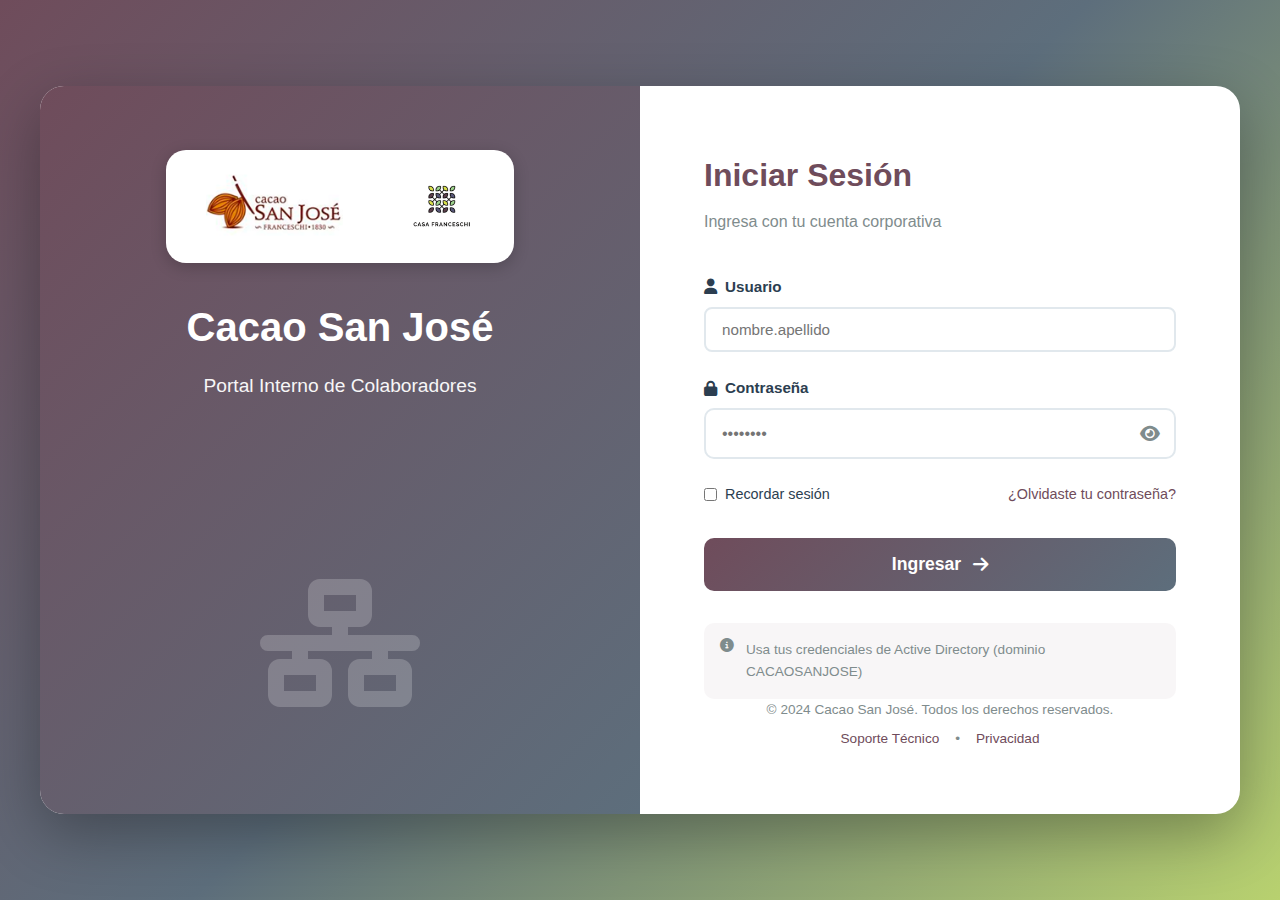
<file: index.html>
<!DOCTYPE html>
<html lang="es">
<head>
    <meta charset="UTF-8">
    <meta name="viewport" content="width=device-width, initial-scale=1.0">
    <title>Intranet - Cacao San José</title>
    <link rel="stylesheet" href="css/styles.css">
    <link rel="stylesheet" href="css/colors-corporativos.css">
    <link rel="stylesheet" href="https://cdnjs.cloudflare.com/ajax/libs/font-awesome/6.4.0/css/all.min.css">
</head>
<body>
    <!-- Header -->
    <header class="header">
        <div class="header-content">
            <div class="logo-section">
                <img src="images/Logo_Cacao.png" alt="Cacao San José" class="logo-primary">
                <div class="logo-divider"></div>
                <img src="images/Casa_franceschi.png" alt="Casa Franceschi" class="logo-primary">
            </div>
            
            <div class="search-bar">
                <i class="fas fa-search"></i>
                <input type="text" id="searchInput" placeholder="Buscar aplicaciones...">
            </div>
            
            <div class="user-section">
                <div class="user-info">
                    <span class="user-name">Ravit Maalik</span>
                    <span class="user-role">Administrator</span>
                </div>
                <div class="user-avatar">
                    <i class="fas fa-user"></i>
                </div>
                <button class="logout-btn" onclick="logout()">
                    <i class="fas fa-sign-out-alt"></i>
                </button>
            </div>
        </div>
    </header>

    <!-- Main Content -->
    <main class="main-content">
        <div class="container">
            <!-- Welcome Section -->
            <section class="welcome-section">
                <h2>Bienvenido, Ravit</h2>
                <p>Accede rápidamente a tus aplicaciones y recursos</p>
            </section>

            <!-- Quick Access -->
            <section class="quick-access">
                <h3><i class="fas fa-star"></i> Accesos Rápidos</h3>
                <div class="options-grid quick">
                    <div class="option-card featured" onclick="openApp('https://therefore.cacaosanjose.com')">
                        <div class="card-icon" style="background: linear-gradient(135deg, #667eea 0%, #764ba2 100%);">
                            <i class="fas fa-folder-open"></i>
                        </div>
                        <div class="card-content">
                            <h4>Therefore Web</h4>
                            <p>Sistema de gestión documental</p>
                        </div>
                        <div class="card-arrow">
                            <i class="fas fa-arrow-right"></i>
                        </div>
                    </div>
                </div>
            </section>

            <!-- Sistema Category -->
            <section class="category-section">
                <div class="category-header">
                    <div class="category-title">
                        <i class="fas fa-cog"></i>
                        <h3>Sistema</h3>
                    </div>
                    <span class="category-count">4 aplicaciones</span>
                </div>
                <div class="options-grid" id="sistemaGrid">
                    <div class="option-card" onclick="openApp('https://therefore.cacaosanjose.com')">
                        <div class="card-icon" style="background: linear-gradient(135deg, #667eea 0%, #764ba2 100%);">
                            <i class="fas fa-folder-open"></i>
                        </div>
                        <div class="card-content">
                            <h4>Therefore Web</h4>
                            <p>Gestión documental empresarial</p>
                        </div>
                        <div class="card-arrow">
                            <i class="fas fa-external-link-alt"></i>
                        </div>
                    </div>

                    <div class="option-card" onclick="openApp('#')">
                        <div class="card-icon" style="background: linear-gradient(135deg, #f093fb 0%, #f5576c 100%);">
                            <i class="fas fa-envelope"></i>
                        </div>
                        <div class="card-content">
                            <h4>Correo Corporativo</h4>
                            <p>Outlook Web Access</p>
                        </div>
                        <div class="card-arrow">
                            <i class="fas fa-external-link-alt"></i>
                        </div>
                    </div>

                    <div class="option-card" onclick="openApp('#')">
                        <div class="card-icon" style="background: linear-gradient(135deg, #4facfe 0%, #00f2fe 100%);">
                            <i class="fas fa-calendar-alt"></i>
                        </div>
                        <div class="card-content">
                            <h4>Calendario</h4>
                            <p>Gestión de eventos y reuniones</p>
                        </div>
                        <div class="card-arrow">
                            <i class="fas fa-external-link-alt"></i>
                        </div>
                    </div>

                    <div class="option-card" onclick="openApp('#')">
                        <div class="card-icon" style="background: linear-gradient(135deg, #43e97b 0%, #38f9d7 100%);">
                            <i class="fas fa-tasks"></i>
                        </div>
                        <div class="card-content">
                            <h4>Portal de Tareas</h4>
                            <p>Seguimiento de proyectos</p>
                        </div>
                        <div class="card-arrow">
                            <i class="fas fa-external-link-alt"></i>
                        </div>
                    </div>
                </div>
            </section>

            <!-- Reportes Category -->
            <section class="category-section">
                <div class="category-header">
                    <div class="category-title">
                        <i class="fas fa-chart-bar"></i>
                        <h3>Reportes y Análisis</h3>
                    </div>
                    <span class="category-count">3 aplicaciones</span>
                </div>
                <div class="options-grid">
                    <div class="option-card" onclick="openApp('#')">
                        <div class="card-icon" style="background: linear-gradient(135deg, #fa709a 0%, #fee140 100%);">
                            <i class="fas fa-chart-line"></i>
                        </div>
                        <div class="card-content">
                            <h4>Dashboard Ejecutivo</h4>
                            <p>Indicadores clave de desempeño</p>
                        </div>
                        <div class="card-arrow">
                            <i class="fas fa-external-link-alt"></i>
                        </div>
                    </div>

                    <div class="option-card" onclick="openApp('#')">
                        <div class="card-icon" style="background: linear-gradient(135deg, #30cfd0 0%, #330867 100%);">
                            <i class="fas fa-file-invoice-dollar"></i>
                        </div>
                        <div class="card-content">
                            <h4>Reportes Financieros</h4>
                            <p>Estados financieros y análisis</p>
                        </div>
                        <div class="card-arrow">
                            <i class="fas fa-external-link-alt"></i>
                        </div>
                    </div>

                    <div class="option-card" onclick="openApp('#')">
                        <div class="card-icon" style="background: linear-gradient(135deg, #a8edea 0%, #fed6e3 100%);">
                            <i class="fas fa-chart-pie"></i>
                        </div>
                        <div class="card-content">
                            <h4>Business Intelligence</h4>
                            <p>Análisis y visualización de datos</p>
                        </div>
                        <div class="card-arrow">
                            <i class="fas fa-external-link-alt"></i>
                        </div>
                    </div>
                </div>
            </section>

            <!-- Recursos Category -->
            <section class="category-section">
                <div class="category-header">
                    <div class="category-title">
                        <i class="fas fa-users"></i>
                        <h3>Recursos Humanos</h3>
                    </div>
                    <span class="category-count">3 aplicaciones</span>
                </div>
                <div class="options-grid">
                    <div class="option-card" onclick="openApp('#')">
                        <div class="card-icon" style="background: linear-gradient(135deg, #ffecd2 0%, #fcb69f 100%);">
                            <i class="fas fa-user-tie"></i>
                        </div>
                        <div class="card-content">
                            <h4>Portal de Empleados</h4>
                            <p>Información personal y recibos</p>
                        </div>
                        <div class="card-arrow">
                            <i class="fas fa-external-link-alt"></i>
                        </div>
                    </div>

                    <div class="option-card" onclick="openApp('#')">
                        <div class="card-icon" style="background: linear-gradient(135deg, #ff9a9e 0%, #fecfef 100%);">
                            <i class="fas fa-umbrella-beach"></i>
                        </div>
                        <div class="card-content">
                            <h4>Solicitud de Vacaciones</h4>
                            <p>Gestión de ausencias y permisos</p>
                        </div>
                        <div class="card-arrow">
                            <i class="fas fa-external-link-alt"></i>
                        </div>
                    </div>

                    <div class="option-card" onclick="openApp('#')">
                        <div class="card-icon" style="background: linear-gradient(135deg, #a1c4fd 0%, #c2e9fb 100%);">
                            <i class="fas fa-graduation-cap"></i>
                        </div>
                        <div class="card-content">
                            <h4>Capacitación</h4>
                            <p>Cursos y material de formación</p>
                        </div>
                        <div class="card-arrow">
                            <i class="fas fa-external-link-alt"></i>
                        </div>
                    </div>
                </div>
            </section>

        </div>
    </main>

    <!-- Admin FAB Button -->
    <button class="fab-admin" onclick="window.location.href='admin.html'" title="Panel de Administración">
        <i class="fas fa-cog"></i>
    </button>

    <!-- Footer -->
    <footer class="footer">
        <p>&copy; 2024 Cacao San José - Todos los derechos reservados</p>
    </footer>

    <script src="js/app.js"></script>
</body>
</html>
</file>
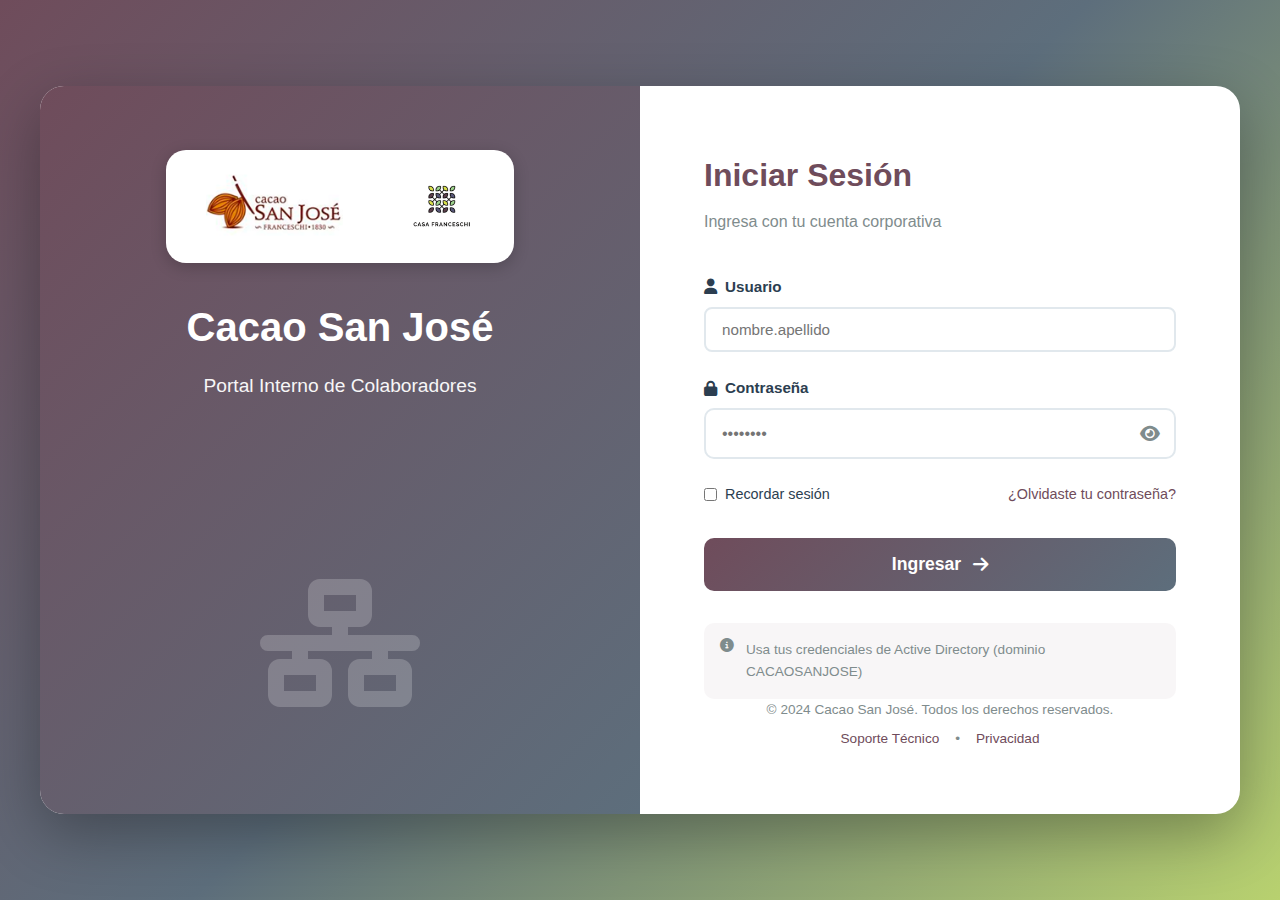
<file: admin.html>
<!DOCTYPE html>
<html lang="es">
<head>
    <meta charset="UTF-8">
    <meta name="viewport" content="width=device-width, initial-scale=1.0">
    <title>Administración - Cacao San José</title>
    <link rel="stylesheet" href="css/styles.css">
    <link rel="stylesheet" href="css/colors-corporativos.css">
    <link rel="stylesheet" href="https://cdnjs.cloudflare.com/ajax/libs/font-awesome/6.4.0/css/all.min.css">
</head>
<body>
    <!-- Header -->
    <header class="header">
        <div class="header-content">
            <div class="logo-section">
                <img src="images/Logo_Cacao.png" alt="Cacao San José" class="logo-primary">
                <div class="logo-divider"></div>
                <img src="images/Casa_franceschi.png" alt="Casa Franceschi" class="logo-primary">
                <h1>Admin</h1>
            </div>
            
            <div class="user-section">
                <button class="btn-back" onclick="window.location.href='index.html'">
                    <i class="fas fa-arrow-left"></i>
                    Volver al Dashboard
                </button>
                <button class="logout-btn" onclick="logout()">
                    <i class="fas fa-sign-out-alt"></i>
                </button>
            </div>
        </div>
    </header>

    <!-- Admin Content -->
    <main class="main-content admin-content">
        <div class="container">
            <div class="admin-header">
                <h2><i class="fas fa-tools"></i> Panel de Administración</h2>
                <p>Gestiona opciones, permisos y configuración del sistema</p>
            </div>

            <!-- Admin Tabs -->
            <div class="admin-tabs">
                <button class="tab-btn active" onclick="showTab('options')">
                    <i class="fas fa-th"></i>
                    Opciones
                </button>
                <button class="tab-btn" onclick="showTab('groups')">
                    <i class="fas fa-users-cog"></i>
                    Grupos y Permisos
                </button>
                <button class="tab-btn" onclick="showTab('categories')">
                    <i class="fas fa-folder"></i>
                    Categorías
                </button>
                <button class="tab-btn" onclick="showTab('audit')">
                    <i class="fas fa-history"></i>
                    Auditoría
                </button>
            </div>

            <!-- Tab Content: Options -->
            <div id="options-tab" class="tab-content active">
                <div class="admin-toolbar">
                    <h3>Gestión de Opciones</h3>
                    <button class="btn-primary" onclick="openModal('newOption')">
                        <i class="fas fa-plus"></i>
                        Nueva Opción
                    </button>
                </div>

                <div class="admin-table-container">
                    <table class="admin-table">
                        <thead>
                            <tr>
                                <th>Orden</th>
                                <th>Título</th>
                                <th>Categoría</th>
                                <th>URL</th>
                                <th>Estado</th>
                                <th>Acciones</th>
                            </tr>
                        </thead>
                        <tbody>
                            <tr>
                                <td><span class="order-badge">1</span></td>
                                <td>
                                    <div class="table-cell-with-icon">
                                        <div class="mini-icon" style="background: linear-gradient(135deg, #667eea 0%, #764ba2 100%);">
                                            <i class="fas fa-folder-open"></i>
                                        </div>
                                        <strong>Therefore Web</strong>
                                    </div>
                                </td>
                                <td><span class="badge badge-sistema">Sistema</span></td>
                                <td class="table-url">https://therefore.cacaosanjose.com</td>
                                <td><span class="status-badge active">Activo</span></td>
                                <td>
                                    <div class="action-buttons">
                                        <button class="btn-icon" title="Editar"><i class="fas fa-edit"></i></button>
                                        <button class="btn-icon" title="Permisos"><i class="fas fa-lock"></i></button>
                                        <button class="btn-icon danger" title="Eliminar"><i class="fas fa-trash"></i></button>
                                    </div>
                                </td>
                            </tr>
                            <tr>
                                <td><span class="order-badge">2</span></td>
                                <td>
                                    <div class="table-cell-with-icon">
                                        <div class="mini-icon" style="background: linear-gradient(135deg, #f093fb 0%, #f5576c 100%);">
                                            <i class="fas fa-envelope"></i>
                                        </div>
                                        <strong>Correo Corporativo</strong>
                                    </div>
                                </td>
                                <td><span class="badge badge-sistema">Sistema</span></td>
                                <td class="table-url">https://mail.cacaosanjose.com</td>
                                <td><span class="status-badge active">Activo</span></td>
                                <td>
                                    <div class="action-buttons">
                                        <button class="btn-icon" title="Editar"><i class="fas fa-edit"></i></button>
                                        <button class="btn-icon" title="Permisos"><i class="fas fa-lock"></i></button>
                                        <button class="btn-icon danger" title="Eliminar"><i class="fas fa-trash"></i></button>
                                    </div>
                                </td>
                            </tr>
                            <tr>
                                <td><span class="order-badge">3</span></td>
                                <td>
                                    <div class="table-cell-with-icon">
                                        <div class="mini-icon" style="background: linear-gradient(135deg, #fa709a 0%, #fee140 100%);">
                                            <i class="fas fa-chart-line"></i>
                                        </div>
                                        <strong>Dashboard Ejecutivo</strong>
                                    </div>
                                </td>
                                <td><span class="badge badge-reportes">Reportes</span></td>
                                <td class="table-url">https://dashboard.cacaosanjose.com</td>
                                <td><span class="status-badge inactive">Inactivo</span></td>
                                <td>
                                    <div class="action-buttons">
                                        <button class="btn-icon" title="Editar"><i class="fas fa-edit"></i></button>
                                        <button class="btn-icon" title="Permisos"><i class="fas fa-lock"></i></button>
                                        <button class="btn-icon danger" title="Eliminar"><i class="fas fa-trash"></i></button>
                                    </div>
                                </td>
                            </tr>
                        </tbody>
                    </table>
                </div>
            </div>

            <!-- Tab Content: Groups -->
            <div id="groups-tab" class="tab-content">
                <div class="admin-toolbar">
                    <h3>Grupos y Permisos</h3>
                    <button class="btn-primary" onclick="syncGroups()">
                        <i class="fas fa-sync"></i>
                        Sincronizar desde AD
                    </button>
                </div>

                <div class="groups-grid">
                    <div class="group-card">
                        <div class="group-header">
                            <div class="group-icon">
                                <i class="fas fa-user-shield"></i>
                            </div>
                            <div class="group-info">
                                <h4>Administradores</h4>
                                <p class="group-ad-name">AD_ADMINS</p>
                            </div>
                        </div>
                        <div class="group-stats">
                            <div class="stat">
                                <span class="stat-label">Usuarios</span>
                                <span class="stat-value">5</span>
                            </div>
                            <div class="stat">
                                <span class="stat-label">Permisos</span>
                                <span class="stat-value">Todo</span>
                            </div>
                        </div>
                        <button class="btn-secondary" onclick="configureGroupPermissions(1, 'Administradores')">
                            <i class="fas fa-cog"></i>
                            Configurar Permisos
                        </button>
                    </div>

                    <div class="group-card">
                        <div class="group-header">
                            <div class="group-icon">
                                <i class="fas fa-users"></i>
                            </div>
                            <div class="group-info">
                                <h4>Usuarios Therefore</h4>
                                <p class="group-ad-name">AD_THEREFORE_USERS</p>
                            </div>
                        </div>
                        <div class="group-stats">
                            <div class="stat">
                                <span class="stat-label">Usuarios</span>
                                <span class="stat-value">45</span>
                            </div>
                            <div class="stat">
                                <span class="stat-label">Permisos</span>
                                <span class="stat-value">8 opciones</span>
                            </div>
                        </div>
                        <button class="btn-secondary" onclick="configureGroupPermissions(2, 'Usuarios Therefore')">
                            <i class="fas fa-cog"></i>
                            Configurar Permisos
                        </button>
                    </div>

                    <div class="group-card">
                        <div class="group-header">
                            <div class="group-icon">
                                <i class="fas fa-briefcase"></i>
                            </div>
                            <div class="group-info">
                                <h4>Recursos Humanos</h4>
                                <p class="group-ad-name">AD_RRHH</p>
                            </div>
                        </div>
                        <div class="group-stats">
                            <div class="stat">
                                <span class="stat-label">Usuarios</span>
                                <span class="stat-value">12</span>
                            </div>
                            <div class="stat">
                                <span class="stat-label">Permisos</span>
                                <span class="stat-value">6 opciones</span>
                            </div>
                        </div>
                        <button class="btn-secondary" onclick="configureGroupPermissions(3, 'Recursos Humanos')">
                            <i class="fas fa-cog"></i>
                            Configurar Permisos
                        </button>
                    </div>
                </div>
            </div>

            <!-- Tab Content: Categories -->
            <div id="categories-tab" class="tab-content">
                <div class="admin-toolbar">
                    <h3>Gestión de Categorías</h3>
                    <button class="btn-primary" onclick="openModal('newCategory')">
                        <i class="fas fa-plus"></i>
                        Nueva Categoría
                    </button>
                </div>

                <div class="categories-list">
                    <div class="category-item">
                        <div class="category-drag">
                            <i class="fas fa-grip-vertical"></i>
                        </div>
                        <div class="category-icon-preview" style="background: #2C3E50;">
                            <i class="fas fa-cog"></i>
                        </div>
                        <div class="category-details">
                            <h4>Sistema</h4>
                            <p>Aplicaciones principales del sistema</p>
                        </div>
                        <div class="category-count">
                            <span>4 opciones</span>
                        </div>
                        <div class="action-buttons">
                            <button class="btn-icon"><i class="fas fa-edit"></i></button>
                            <button class="btn-icon danger"><i class="fas fa-trash"></i></button>
                        </div>
                    </div>

                    <div class="category-item">
                        <div class="category-drag">
                            <i class="fas fa-grip-vertical"></i>
                        </div>
                        <div class="category-icon-preview" style="background: #3498DB;">
                            <i class="fas fa-chart-bar"></i>
                        </div>
                        <div class="category-details">
                            <h4>Reportes y Análisis</h4>
                            <p>Reportes y análisis de información</p>
                        </div>
                        <div class="category-count">
                            <span>3 opciones</span>
                        </div>
                        <div class="action-buttons">
                            <button class="btn-icon"><i class="fas fa-edit"></i></button>
                            <button class="btn-icon danger"><i class="fas fa-trash"></i></button>
                        </div>
                    </div>

                    <div class="category-item">
                        <div class="category-drag">
                            <i class="fas fa-grip-vertical"></i>
                        </div>
                        <div class="category-icon-preview" style="background: #27AE60;">
                            <i class="fas fa-users"></i>
                        </div>
                        <div class="category-details">
                            <h4>Recursos Humanos</h4>
                            <p>Portal de empleados y RRHH</p>
                        </div>
                        <div class="category-count">
                            <span>3 opciones</span>
                        </div>
                        <div class="action-buttons">
                            <button class="btn-icon"><i class="fas fa-edit"></i></button>
                            <button class="btn-icon danger"><i class="fas fa-trash"></i></button>
                        </div>
                    </div>
                </div>
            </div>

            <!-- Tab Content: Audit -->
            <div id="audit-tab" class="tab-content">
                <div class="admin-toolbar">
                    <h3>Registro de Auditoría</h3>
                    <div class="toolbar-filters">
                        <input type="date" class="filter-input">
                        <select class="filter-select">
                            <option>Todas las acciones</option>
                            <option>Accesos</option>
                            <option>Modificaciones</option>
                        </select>
                    </div>
                </div>

                <div class="audit-timeline">
                    <div class="audit-item">
                        <div class="audit-time">10:32 AM</div>
                        <div class="audit-icon success">
                            <i class="fas fa-check"></i>
                        </div>
                        <div class="audit-details">
                            <h4>Acceso a Therefore Web</h4>
                            <p>Usuario: ravit maalik • IP: 192.168.1.105</p>
                        </div>
                    </div>

                    <div class="audit-item">
                        <div class="audit-time">09:45 AM</div>
                        <div class="audit-icon info">
                            <i class="fas fa-edit"></i>
                        </div>
                        <div class="audit-details">
                            <h4>Opción modificada</h4>
                            <p>Admin modificó "Dashboard Ejecutivo" • Estado: Inactivo</p>
                        </div>
                    </div>

                    <div class="audit-item">
                        <div class="audit-time">09:20 AM</div>
                        <div class="audit-icon success">
                            <i class="fas fa-check"></i>
                        </div>
                        <div class="audit-details">
                            <h4>Inicio de sesión exitoso</h4>
                            <p>Usuario: maria.lopez • IP: 192.168.1.110</p>
                        </div>
                    </div>

                    <div class="audit-item">
                        <div class="audit-time">08:55 AM</div>
                        <div class="audit-icon warning">
                            <i class="fas fa-exclamation"></i>
                        </div>
                        <div class="audit-details">
                            <h4>Intento de acceso denegado</h4>
                            <p>Usuario: carlos.ramos intentó acceder a "Reportes Financieros"</p>
                        </div>
                    </div>
                </div>
            </div>

        </div>
    </main>

    <!-- Modales -->
    
    <!-- Modal: Nueva/Editar Opción -->
    <div id="modalOption" class="modal">
        <div class="modal-overlay" onclick="closeModal('modalOption')"></div>
        <div class="modal-content modal-large">
            <div class="modal-header">
                <h3 id="modalOptionTitle">Nueva Opción</h3>
                <button class="modal-close" onclick="closeModal('modalOption')">
                    <i class="fas fa-times"></i>
                </button>
            </div>
            <div class="modal-body">
                <form id="formOption" onsubmit="handleSaveOption(event)">
                    <input type="hidden" id="optionId" value="">
                    
                    <div class="form-row">
                        <div class="form-group">
                            <label for="optionTitle">
                                <i class="fas fa-heading"></i>
                                Título *
                            </label>
                            <input type="text" id="optionTitle" required placeholder="Ej: Therefore Web">
                        </div>
                        
                        <div class="form-group">
                            <label for="optionCategory">
                                <i class="fas fa-folder"></i>
                                Categoría
                            </label>
                            <select id="optionCategory">
                                <option value="">Sin categoría</option>
                                <option value="1">Sistema</option>
                                <option value="2">Reportes y Análisis</option>
                                <option value="3">Recursos Humanos</option>
                            </select>
                        </div>
                    </div>
                    
                    <div class="form-group">
                        <label for="optionDescription">
                            <i class="fas fa-align-left"></i>
                            Descripción
                        </label>
                        <textarea id="optionDescription" rows="3" placeholder="Descripción breve de la aplicación"></textarea>
                    </div>
                    
                    <div class="form-group">
                        <label for="optionUrl">
                            <i class="fas fa-link"></i>
                            URL de Destino *
                        </label>
                        <input type="url" id="optionUrl" required placeholder="https://ejemplo.com">
                    </div>
                    
                    <div class="form-row">
                        <div class="form-group">
                            <label for="optionIcon">
                                <i class="fas fa-icons"></i>
                                Icono (Font Awesome)
                            </label>
                            <input type="text" id="optionIcon" placeholder="fas fa-folder-open">
                            <small class="form-help">
                                <a href="https://fontawesome.com/icons" target="_blank">Ver iconos disponibles</a>
                            </small>
                        </div>
                        
                        <div class="form-group">
                            <label for="optionColor">
                                <i class="fas fa-palette"></i>
                                Color de Fondo
                            </label>
                            <div class="color-picker-group">
                                <input type="color" id="optionColor" value="#667eea">
                                <input type="text" id="optionColorText" value="#667eea" class="color-text">
                            </div>
                        </div>
                    </div>
                    
                    <div class="form-group">
                        <label for="optionImage">
                            <i class="fas fa-image"></i>
                            Imagen Personalizada (opcional)
                        </label>
                        <input type="text" id="optionImage" placeholder="/images/app-icon.png">
                        <small class="form-help">Si agregas una imagen, se usará en lugar del icono</small>
                    </div>
                    
                    <div class="form-row">
                        <div class="form-group">
                            <label for="optionOrder">
                                <i class="fas fa-sort-numeric-down"></i>
                                Orden
                            </label>
                            <input type="number" id="optionOrder" value="0" min="0">
                        </div>
                        
                        <div class="form-group">
                            <label class="checkbox-container">
                                <input type="checkbox" id="optionNewWindow" checked>
                                <span>Abrir en nueva ventana</span>
                            </label>
                            
                            <label class="checkbox-container">
                                <input type="checkbox" id="optionActive" checked>
                                <span>Opción activa</span>
                            </label>
                        </div>
                    </div>
                    
                    <div class="modal-footer">
                        <button type="button" class="btn-secondary" onclick="closeModal('modalOption')">
                            Cancelar
                        </button>
                        <button type="submit" class="btn-primary">
                            <i class="fas fa-save"></i>
                            Guardar
                        </button>
                    </div>
                </form>
            </div>
        </div>
    </div>
    
    <!-- Modal: Nueva/Editar Categoría -->
    <div id="modalCategory" class="modal">
        <div class="modal-overlay" onclick="closeModal('modalCategory')"></div>
        <div class="modal-content">
            <div class="modal-header">
                <h3 id="modalCategoryTitle">Nueva Categoría</h3>
                <button class="modal-close" onclick="closeModal('modalCategory')">
                    <i class="fas fa-times"></i>
                </button>
            </div>
            <div class="modal-body">
                <form id="formCategory" onsubmit="handleSaveCategory(event)">
                    <input type="hidden" id="categoryId" value="">
                    
                    <div class="form-group">
                        <label for="categoryName">
                            <i class="fas fa-tag"></i>
                            Nombre *
                        </label>
                        <input type="text" id="categoryName" required placeholder="Ej: Sistema">
                    </div>
                    
                    <div class="form-group">
                        <label for="categoryDescription">
                            <i class="fas fa-align-left"></i>
                            Descripción
                        </label>
                        <textarea id="categoryDescription" rows="3" placeholder="Descripción de la categoría"></textarea>
                    </div>
                    
                    <div class="form-row">
                        <div class="form-group">
                            <label for="categoryIcon">
                                <i class="fas fa-icons"></i>
                                Icono
                            </label>
                            <input type="text" id="categoryIcon" placeholder="fas fa-cog">
                        </div>
                        
                        <div class="form-group">
                            <label for="categoryColor">
                                <i class="fas fa-palette"></i>
                                Color
                            </label>
                            <div class="color-picker-group">
                                <input type="color" id="categoryColor" value="#2C3E50">
                                <input type="text" id="categoryColorText" value="#2C3E50" class="color-text">
                            </div>
                        </div>
                    </div>
                    
                    <div class="form-group">
                        <label for="categoryOrder">
                            <i class="fas fa-sort-numeric-down"></i>
                            Orden
                        </label>
                        <input type="number" id="categoryOrder" value="0" min="0">
                    </div>
                    
                    <div class="form-group">
                        <label class="checkbox-container">
                            <input type="checkbox" id="categoryActive" checked>
                            <span>Categoría activa</span>
                        </label>
                    </div>
                    
                    <div class="modal-footer">
                        <button type="button" class="btn-secondary" onclick="closeModal('modalCategory')">
                            Cancelar
                        </button>
                        <button type="submit" class="btn-primary">
                            <i class="fas fa-save"></i>
                            Guardar
                        </button>
                    </div>
                </form>
            </div>
        </div>
    </div>
    
    <!-- Modal: Permisos de Grupo -->
    <div id="modalPermissions" class="modal">
        <div class="modal-overlay" onclick="closeModal('modalPermissions')"></div>
        <div class="modal-content modal-large">
            <div class="modal-header">
                <h3 id="modalPermissionsTitle">Configurar Permisos</h3>
                <button class="modal-close" onclick="closeModal('modalPermissions')">
                    <i class="fas fa-times"></i>
                </button>
            </div>
            <div class="modal-body">
                <div class="permissions-info">
                    <div class="group-badge">
                        <i class="fas fa-users"></i>
                        <span id="permissionsGroupName">Grupo</span>
                    </div>
                    <p>Selecciona las opciones a las que este grupo tendrá acceso</p>
                </div>
                
                <div class="permissions-search">
                    <i class="fas fa-search"></i>
                    <input type="text" id="permissionsSearch" placeholder="Buscar opciones...">
                </div>
                
                <form id="formPermissions" onsubmit="handleSavePermissions(event)">
                    <input type="hidden" id="permissionsGroupId" value="">
                    
                    <div class="permissions-list">
                        <!-- Sistema -->
                        <div class="permission-category">
                            <div class="permission-category-header">
                                <label class="checkbox-container">
                                    <input type="checkbox" class="category-checkbox" data-category="sistema">
                                    <span><strong>Sistema</strong></span>
                                </label>
                            </div>
                            <div class="permission-items">
                                <label class="permission-item">
                                    <input type="checkbox" name="permission" value="1" data-category="sistema">
                                    <div class="permission-icon" style="background: linear-gradient(135deg, #667eea 0%, #764ba2 100%);">
                                        <i class="fas fa-folder-open"></i>
                                    </div>
                                    <div class="permission-details">
                                        <strong>Therefore Web</strong>
                                        <span>Sistema de gestión documental</span>
                                    </div>
                                </label>
                                
                                <label class="permission-item">
                                    <input type="checkbox" name="permission" value="2" data-category="sistema">
                                    <div class="permission-icon" style="background: linear-gradient(135deg, #f093fb 0%, #f5576c 100%);">
                                        <i class="fas fa-envelope"></i>
                                    </div>
                                    <div class="permission-details">
                                        <strong>Correo Corporativo</strong>
                                        <span>Outlook Web Access</span>
                                    </div>
                                </label>
                                
                                <label class="permission-item">
                                    <input type="checkbox" name="permission" value="3" data-category="sistema">
                                    <div class="permission-icon" style="background: linear-gradient(135deg, #4facfe 0%, #00f2fe 100%);">
                                        <i class="fas fa-calendar-alt"></i>
                                    </div>
                                    <div class="permission-details">
                                        <strong>Calendario</strong>
                                        <span>Gestión de eventos y reuniones</span>
                                    </div>
                                </label>
                            </div>
                        </div>
                        
                        <!-- Reportes -->
                        <div class="permission-category">
                            <div class="permission-category-header">
                                <label class="checkbox-container">
                                    <input type="checkbox" class="category-checkbox" data-category="reportes">
                                    <span><strong>Reportes y Análisis</strong></span>
                                </label>
                            </div>
                            <div class="permission-items">
                                <label class="permission-item">
                                    <input type="checkbox" name="permission" value="4" data-category="reportes">
                                    <div class="permission-icon" style="background: linear-gradient(135deg, #fa709a 0%, #fee140 100%);">
                                        <i class="fas fa-chart-line"></i>
                                    </div>
                                    <div class="permission-details">
                                        <strong>Dashboard Ejecutivo</strong>
                                        <span>Indicadores clave de desempeño</span>
                                    </div>
                                </label>
                                
                                <label class="permission-item">
                                    <input type="checkbox" name="permission" value="5" data-category="reportes">
                                    <div class="permission-icon" style="background: linear-gradient(135deg, #30cfd0 0%, #330867 100%);">
                                        <i class="fas fa-file-invoice-dollar"></i>
                                    </div>
                                    <div class="permission-details">
                                        <strong>Reportes Financieros</strong>
                                        <span>Estados financieros y análisis</span>
                                    </div>
                                </label>
                            </div>
                        </div>
                        
                        <!-- RRHH -->
                        <div class="permission-category">
                            <div class="permission-category-header">
                                <label class="checkbox-container">
                                    <input type="checkbox" class="category-checkbox" data-category="rrhh">
                                    <span><strong>Recursos Humanos</strong></span>
                                </label>
                            </div>
                            <div class="permission-items">
                                <label class="permission-item">
                                    <input type="checkbox" name="permission" value="6" data-category="rrhh">
                                    <div class="permission-icon" style="background: linear-gradient(135deg, #ffecd2 0%, #fcb69f 100%);">
                                        <i class="fas fa-user-tie"></i>
                                    </div>
                                    <div class="permission-details">
                                        <strong>Portal de Empleados</strong>
                                        <span>Información personal y recibos</span>
                                    </div>
                                </label>
                                
                                <label class="permission-item">
                                    <input type="checkbox" name="permission" value="7" data-category="rrhh">
                                    <div class="permission-icon" style="background: linear-gradient(135deg, #ff9a9e 0%, #fecfef 100%);">
                                        <i class="fas fa-umbrella-beach"></i>
                                    </div>
                                    <div class="permission-details">
                                        <strong>Solicitud de Vacaciones</strong>
                                        <span>Gestión de ausencias y permisos</span>
                                    </div>
                                </label>
                            </div>
                        </div>
                    </div>
                    
                    <div class="modal-footer">
                        <button type="button" class="btn-secondary" onclick="closeModal('modalPermissions')">
                            Cancelar
                        </button>
                        <button type="submit" class="btn-primary">
                            <i class="fas fa-save"></i>
                            Guardar Permisos
                        </button>
                    </div>
                </form>
            </div>
        </div>
    </div>
    
    <!-- Modal: Confirmación de Eliminación -->
    <div id="modalConfirm" class="modal">
        <div class="modal-overlay" onclick="closeModal('modalConfirm')"></div>
        <div class="modal-content modal-small">
            <div class="modal-header">
                <h3 id="modalConfirmTitle">Confirmar Acción</h3>
                <button class="modal-close" onclick="closeModal('modalConfirm')">
                    <i class="fas fa-times"></i>
                </button>
            </div>
            <div class="modal-body">
                <div class="confirm-icon">
                    <i class="fas fa-exclamation-triangle"></i>
                </div>
                <p id="modalConfirmMessage">¿Estás seguro de realizar esta acción?</p>
                <p class="confirm-warning">Esta acción no se puede deshacer.</p>
            </div>
            <div class="modal-footer">
                <button type="button" class="btn-secondary" onclick="closeModal('modalConfirm')">
                    Cancelar
                </button>
                <button type="button" class="btn-danger" id="modalConfirmBtn" onclick="confirmAction()">
                    <i class="fas fa-trash"></i>
                    Eliminar
                </button>
            </div>
        </div>
    </div>

    <script src="js/app.js"></script>
</body>
</html>
</file>
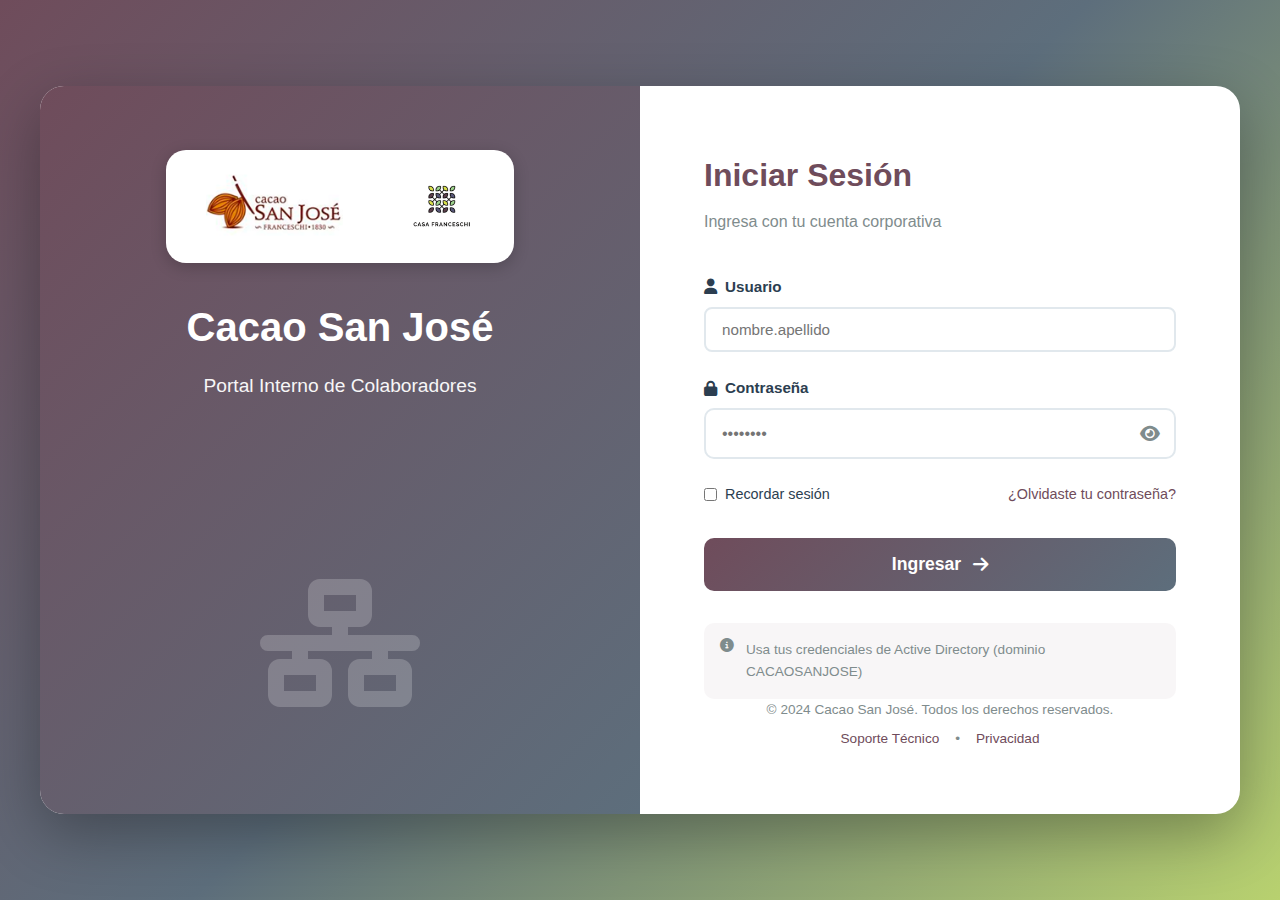
<file: login.html>
<!DOCTYPE html>
<html lang="es">
<head>
    <meta charset="UTF-8">
    <meta name="viewport" content="width=device-width, initial-scale=1.0">
    <title>Iniciar Sesión - Cacao San José</title>
    <link rel="stylesheet" href="css/styles.css">
    <link rel="stylesheet" href="css/colors-corporativos.css">
    <link rel="stylesheet" href="https://cdnjs.cloudflare.com/ajax/libs/font-awesome/6.4.0/css/all.min.css">
</head>
<body class="login-page">
    <div class="login-container">
        <div class="login-left">
            <div class="login-brand">
                <div class="logo-section">
                <img src="images/Logo_Cacao.png" alt="Cacao San José" class="logo-primary">
                <div class="logo-divider"></div>
                <img src="images/Casa_franceschi.png" alt="Casa Franceschi" class="logo-primary">
            </div>
                <h1>Cacao San José</h1>
                <p class="tagline">Portal Interno de Colaboradores</p>
            </div>
            <div class="login-illustration">
                <i class="fas fa-network-wired"></i>
            </div>
        </div>
        
        <div class="login-right">
            <div class="login-form-container">
                <h2>Iniciar Sesión</h2>
                <p class="login-subtitle">Ingresa con tu cuenta corporativa</p>
                
                <form id="loginForm" onsubmit="handleLogin(event)">
                    <div class="form-group">
                        <label for="username">
                            <i class="fas fa-user"></i>
                            Usuario
                        </label>
                        <input 
                            type="text" 
                            id="username" 
                            name="username" 
                            placeholder="nombre.apellido"
                            required
                            autocomplete="username"
                        >
                    </div>
                    
                    <div class="form-group">
                        <label for="password">
                            <i class="fas fa-lock"></i>
                            Contraseña
                        </label>
                        <div class="password-input">
                            <input 
                                type="password" 
                                id="password" 
                                name="password" 
                                placeholder="••••••••"
                                required
                                autocomplete="current-password"
                            >
                            <button type="button" class="toggle-password" onclick="togglePassword()">
                                <i class="fas fa-eye" id="toggleIcon"></i>
                            </button>
                        </div>
                    </div>
                    
                    <div class="form-options">
                        <label class="checkbox-label">
                            <input type="checkbox" id="remember" name="remember">
                            <span>Recordar sesión</span>
                        </label>
                        <a href="#" class="forgot-link">¿Olvidaste tu contraseña?</a>
                    </div>
                    
                    <button type="submit" class="btn-login">
                        <span>Ingresar</span>
                        <i class="fas fa-arrow-right"></i>
                    </button>
                </form>
                
                <div class="login-info">
                    <i class="fas fa-info-circle"></i>
                    <p>Usa tus credenciales de Active Directory (dominio CACAOSANJOSE)</p>
                </div>
            </div>
            
            <div class="login-footer">
                <p>&copy; 2024 Cacao San José. Todos los derechos reservados.</p>
                <div class="login-links">
                    <a href="#">Soporte Técnico</a>
                    <span>•</span>
                    <a href="#">Privacidad</a>
                </div>
            </div>
        </div>
    </div>
    
    <script src="js/app.js"></script>
</body>
</html>
</file>
<file: css/styles.css>
/* ========================================
   Cacao San José - Intranet Styles
   Colores corporativos: Marrón cacao + acentos
   ======================================== */

:root {
    /* Colores Corporativos Cacao */
    --primary-brown: #6B4423;
    --secondary-brown: #8B5A2B;
    --light-brown: #A0826D;
    --accent-gold: #D4AF37;
    --accent-green: #556B2F;
    
    /* Colores UI */
    --bg-main: #f5f7fa;
    --bg-card: #ffffff;
    --text-primary: #2c3e50;
    --text-secondary: #7f8c8d;
    --border-color: #e1e8ed;
    --shadow-sm: 0 2px 8px rgba(0,0,0,0.08);
    --shadow-md: 0 4px 16px rgba(0,0,0,0.12);
    --shadow-lg: 0 8px 32px rgba(0,0,0,0.16);
    
    /* Transiciones */
    --transition: all 0.3s cubic-bezier(0.4, 0, 0.2, 1);
}

/* ========================================
   Reset y Base
   ======================================== */

* {
    margin: 0;
    padding: 0;
    box-sizing: border-box;
}

body {
    font-family: -apple-system, BlinkMacSystemFont, 'Segoe UI', Roboto, Oxygen, Ubuntu, Cantarell, sans-serif;
    background: var(--bg-main);
    color: var(--text-primary);
    line-height: 1.6;
    overflow-x: hidden;
}

.container {
    max-width: 1400px;
    margin: 0 auto;
    padding: 0 2rem;
}

/* ========================================
   Header
   ======================================== */

.header {
    background: linear-gradient(135deg, var(--primary-brown) 0%, var(--secondary-brown) 100%);
    color: white;
    box-shadow: var(--shadow-md);
    position: sticky;
    top: 0;
    z-index: 100;
}

.header-content {
    display: flex;
    align-items: center;
    justify-content: space-between;
    padding: 1rem 2rem;
    max-width: 1400px;
    margin: 0 auto;
}

.logo-section {
    display: flex;
    align-items: center;
    gap: 1rem;
}

.logo-placeholder {
    width: 50px;
    height: 50px;
    background: rgba(255,255,255,0.2);
    border-radius: 12px;
    display: flex;
    align-items: center;
    justify-content: center;
    font-size: 1.5rem;
}

.logo-section h1 {
    font-size: 1.5rem;
    font-weight: 600;
}

/* Search Bar */
.search-bar {
    flex: 1;
    max-width: 500px;
    margin: 0 2rem;
    position: relative;
}

.search-bar i {
    position: absolute;
    left: 1rem;
    top: 50%;
    transform: translateY(-50%);
    opacity: 0.6;
}

.search-bar input {
    width: 100%;
    padding: 0.75rem 1rem 0.75rem 3rem;
    border: none;
    border-radius: 25px;
    background: rgba(255,255,255,0.2);
    color: white;
    font-size: 0.95rem;
    transition: var(--transition);
}

.search-bar input::placeholder {
    color: rgba(255,255,255,0.7);
}

.search-bar input:focus {
    outline: none;
    background: rgba(255,255,255,0.3);
}

/* User Section */
.user-section {
    display: flex;
    align-items: center;
    gap: 1rem;
}

.user-info {
    display: flex;
    flex-direction: column;
    align-items: flex-end;
    margin-right: 0.5rem;
}

.user-name {
    font-weight: 600;
    font-size: 0.95rem;
}

.user-role {
    font-size: 0.8rem;
    opacity: 0.8;
}

.user-avatar {
    width: 45px;
    height: 45px;
    background: rgba(255,255,255,0.2);
    border-radius: 50%;
    display: flex;
    align-items: center;
    justify-content: center;
    font-size: 1.2rem;
}

.logout-btn, .btn-back {
    background: rgba(255,255,255,0.15);
    border: none;
    color: white;
    padding: 0.6rem 1rem;
    border-radius: 8px;
    cursor: pointer;
    transition: var(--transition);
    font-size: 0.95rem;
    display: flex;
    align-items: center;
    gap: 0.5rem;
}

.logout-btn:hover, .btn-back:hover {
    background: rgba(255,255,255,0.25);
}

/* ========================================
   Main Content
   ======================================== */

.main-content {
    padding: 2rem 0 4rem;
    min-height: calc(100vh - 200px);
}

.welcome-section {
    margin-bottom: 2.5rem;
}

.welcome-section h2 {
    font-size: 2rem;
    color: var(--primary-brown);
    margin-bottom: 0.5rem;
}

.welcome-section p {
    color: var(--text-secondary);
    font-size: 1.1rem;
}

/* ========================================
   Category Sections
   ======================================== */

.category-section, .quick-access {
    margin-bottom: 3rem;
}

.category-section h3, .quick-access h3 {
    font-size: 1.4rem;
    color: var(--primary-brown);
    margin-bottom: 1.5rem;
    display: flex;
    align-items: center;
    gap: 0.75rem;
}

.category-header {
    display: flex;
    align-items: center;
    justify-content: space-between;
    margin-bottom: 1.5rem;
}

.category-title {
    display: flex;
    align-items: center;
    gap: 0.75rem;
}

.category-title h3 {
    margin: 0;
}

.category-count {
    background: var(--bg-card);
    padding: 0.4rem 1rem;
    border-radius: 20px;
    font-size: 0.9rem;
    color: var(--text-secondary);
    border: 1px solid var(--border-color);
}

/* ========================================
   Options Grid (Cards)
   ======================================== */

.options-grid {
    display: grid;
    grid-template-columns: repeat(auto-fill, minmax(320px, 1fr));
    gap: 1.5rem;
}

.options-grid.quick {
    grid-template-columns: repeat(auto-fill, minmax(400px, 1fr));
}

.option-card {
    background: var(--bg-card);
    border-radius: 16px;
    padding: 1.5rem;
    box-shadow: var(--shadow-sm);
    border: 1px solid var(--border-color);
    transition: var(--transition);
    cursor: pointer;
    display: flex;
    align-items: center;
    gap: 1.25rem;
    position: relative;
    overflow: hidden;
}

.option-card::before {
    content: '';
    position: absolute;
    top: 0;
    left: 0;
    right: 0;
    height: 4px;
    background: linear-gradient(90deg, var(--primary-brown), var(--accent-gold));
    transform: scaleX(0);
    transform-origin: left;
    transition: var(--transition);
}

.option-card:hover {
    transform: translateY(-4px);
    box-shadow: var(--shadow-lg);
}

.option-card:hover::before {
    transform: scaleX(1);
}

.option-card.featured {
    background: linear-gradient(135deg, rgba(107,68,35,0.05) 0%, rgba(139,90,43,0.05) 100%);
    border: 2px solid var(--primary-brown);
}

.card-icon {
    width: 60px;
    height: 60px;
    border-radius: 12px;
    display: flex;
    align-items: center;
    justify-content: center;
    font-size: 1.8rem;
    color: white;
    flex-shrink: 0;
}

.card-content {
    flex: 1;
}

.card-content h4 {
    font-size: 1.1rem;
    color: var(--text-primary);
    margin-bottom: 0.4rem;
}

.card-content p {
    font-size: 0.9rem;
    color: var(--text-secondary);
    line-height: 1.4;
}

.card-arrow {
    width: 35px;
    height: 35px;
    background: var(--bg-main);
    border-radius: 50%;
    display: flex;
    align-items: center;
    justify-content: center;
    color: var(--primary-brown);
    font-size: 0.9rem;
    transition: var(--transition);
}

.option-card:hover .card-arrow {
    background: var(--primary-brown);
    color: white;
    transform: translateX(4px);
}

/* ========================================
   FAB Button (Admin)
   ======================================== */

.fab-admin {
    position: fixed;
    bottom: 2rem;
    right: 2rem;
    width: 60px;
    height: 60px;
    background: linear-gradient(135deg, var(--primary-brown), var(--secondary-brown));
    border: none;
    border-radius: 50%;
    color: white;
    font-size: 1.4rem;
    cursor: pointer;
    box-shadow: var(--shadow-lg);
    transition: var(--transition);
    z-index: 50;
}

.fab-admin:hover {
    transform: scale(1.1) rotate(90deg);
    box-shadow: 0 12px 40px rgba(107,68,35,0.4);
}

/* ========================================
   Footer
   ======================================== */

.footer {
    background: var(--bg-card);
    border-top: 1px solid var(--border-color);
    padding: 1.5rem 0;
    text-align: center;
    color: var(--text-secondary);
    font-size: 0.9rem;
}

/* ========================================
   LOGIN PAGE
   ======================================== */

.login-page {
    background: linear-gradient(135deg, var(--primary-brown) 0%, var(--secondary-brown) 50%, var(--accent-green) 100%);
    min-height: 100vh;
    display: flex;
    align-items: center;
    justify-content: center;
    padding: 2rem;
}

.login-container {
    display: grid;
    grid-template-columns: 1fr 1fr;
    max-width: 1200px;
    width: 100%;
    background: white;
    border-radius: 24px;
    box-shadow: 0 20px 60px rgba(0,0,0,0.3);
    overflow: hidden;
}

.login-left {
    background: linear-gradient(135deg, var(--primary-brown) 0%, var(--secondary-brown) 100%);
    color: white;
    padding: 4rem;
    display: flex;
    flex-direction: column;
    justify-content: space-between;
}

.login-brand {
    text-align: center;
}

.logo-large {
    width: 100px;
    height: 100px;
    background: rgba(255,255,255,0.2);
    border-radius: 20px;
    display: flex;
    align-items: center;
    justify-content: center;
    font-size: 3rem;
    margin: 0 auto 1.5rem;
}

.login-brand h1 {
    font-size: 2.5rem;
    margin-bottom: 0.5rem;
}

.tagline {
    font-size: 1.1rem;
    opacity: 0.9;
}

.login-illustration {
    text-align: center;
    font-size: 8rem;
    opacity: 0.2;
}

.login-right {
    padding: 4rem;
    display: flex;
    flex-direction: column;
    justify-content: space-between;
}

.login-form-container h2 {
    color: var(--primary-brown);
    font-size: 2rem;
    margin-bottom: 0.5rem;
}

.login-subtitle {
    color: var(--text-secondary);
    margin-bottom: 2.5rem;
}

.form-group {
    margin-bottom: 1.5rem;
}

.form-group label {
    display: flex;
    align-items: center;
    gap: 0.5rem;
    font-weight: 600;
    color: var(--text-primary);
    margin-bottom: 0.5rem;
    font-size: 0.95rem;
}

.form-group input {
    width: 100%;
    padding: 0.9rem 1rem;
    border: 2px solid var(--border-color);
    border-radius: 10px;
    font-size: 1rem;
    transition: var(--transition);
}

.form-group input:focus {
    outline: none;
    border-color: var(--primary-brown);
}

.password-input {
    position: relative;
}

.toggle-password {
    position: absolute;
    right: 1rem;
    top: 50%;
    transform: translateY(-50%);
    background: none;
    border: none;
    color: var(--text-secondary);
    cursor: pointer;
    font-size: 1.1rem;
}

.form-options {
    display: flex;
    justify-content: space-between;
    align-items: center;
    margin-bottom: 2rem;
    font-size: 0.9rem;
}

.checkbox-label {
    display: flex;
    align-items: center;
    gap: 0.5rem;
    cursor: pointer;
}

.forgot-link {
    color: var(--primary-brown);
    text-decoration: none;
}

.forgot-link:hover {
    text-decoration: underline;
}

.btn-login {
    width: 100%;
    padding: 1rem;
    background: linear-gradient(135deg, var(--primary-brown), var(--secondary-brown));
    color: white;
    border: none;
    border-radius: 10px;
    font-size: 1.1rem;
    font-weight: 600;
    cursor: pointer;
    display: flex;
    align-items: center;
    justify-content: center;
    gap: 0.75rem;
    transition: var(--transition);
}

.btn-login:hover {
    transform: translateY(-2px);
    box-shadow: 0 8px 20px rgba(107,68,35,0.3);
}

.login-info {
    margin-top: 2rem;
    padding: 1rem;
    background: rgba(107,68,35,0.05);
    border-radius: 10px;
    display: flex;
    gap: 0.75rem;
    font-size: 0.85rem;
    color: var(--text-secondary);
}

.login-footer {
    text-align: center;
    font-size: 0.85rem;
    color: var(--text-secondary);
}

.login-links {
    margin-top: 0.5rem;
    display: flex;
    justify-content: center;
    gap: 1rem;
}

.login-links a {
    color: var(--primary-brown);
    text-decoration: none;
}

/* ========================================
   ADMIN PAGE
   ======================================== */

.admin-content {
    padding: 2rem 0;
}

.admin-header {
    margin-bottom: 2rem;
}

.admin-header h2 {
    font-size: 2rem;
    color: var(--primary-brown);
    margin-bottom: 0.5rem;
    display: flex;
    align-items: center;
    gap: 0.75rem;
}

.admin-tabs {
    display: flex;
    gap: 0.5rem;
    margin-bottom: 2rem;
    border-bottom: 2px solid var(--border-color);
}

.tab-btn {
    padding: 1rem 1.5rem;
    background: none;
    border: none;
    border-bottom: 3px solid transparent;
    color: var(--text-secondary);
    font-size: 1rem;
    cursor: pointer;
    transition: var(--transition);
    display: flex;
    align-items: center;
    gap: 0.5rem;
}

.tab-btn.active {
    color: var(--primary-brown);
    border-bottom-color: var(--primary-brown);
    font-weight: 600;
}

.tab-content {
    display: none;
}

.tab-content.active {
    display: block;
    animation: fadeIn 0.3s;
}

@keyframes fadeIn {
    from { opacity: 0; transform: translateY(10px); }
    to { opacity: 1; transform: translateY(0); }
}

.admin-toolbar {
    display: flex;
    justify-content: space-between;
    align-items: center;
    margin-bottom: 1.5rem;
}

.admin-toolbar h3 {
    font-size: 1.4rem;
    color: var(--primary-brown);
}

.btn-primary {
    background: linear-gradient(135deg, var(--primary-brown), var(--secondary-brown));
    color: white;
    border: none;
    padding: 0.75rem 1.5rem;
    border-radius: 10px;
    font-size: 0.95rem;
    cursor: pointer;
    display: flex;
    align-items: center;
    gap: 0.5rem;
    transition: var(--transition);
}

.btn-primary:hover {
    transform: translateY(-2px);
    box-shadow: var(--shadow-md);
}

/* Admin Table */
.admin-table-container {
    background: var(--bg-card);
    border-radius: 12px;
    overflow: hidden;
    box-shadow: var(--shadow-sm);
}

.admin-table {
    width: 100%;
    border-collapse: collapse;
}

.admin-table thead {
    background: var(--bg-main);
}

.admin-table th {
    padding: 1rem;
    text-align: left;
    font-weight: 600;
    color: var(--text-primary);
    font-size: 0.9rem;
    text-transform: uppercase;
    letter-spacing: 0.5px;
}

.admin-table td {
    padding: 1rem;
    border-top: 1px solid var(--border-color);
}

.table-cell-with-icon {
    display: flex;
    align-items: center;
    gap: 0.75rem;
}

.mini-icon {
    width: 40px;
    height: 40px;
    border-radius: 8px;
    display: flex;
    align-items: center;
    justify-content: center;
    color: white;
    font-size: 1.1rem;
}

.table-url {
    font-size: 0.85rem;
    color: var(--text-secondary);
    max-width: 300px;
    overflow: hidden;
    text-overflow: ellipsis;
    white-space: nowrap;
}

.order-badge {
    background: var(--primary-brown);
    color: white;
    padding: 0.25rem 0.75rem;
    border-radius: 20px;
    font-weight: 600;
    font-size: 0.85rem;
}

.badge {
    padding: 0.35rem 0.9rem;
    border-radius: 20px;
    font-size: 0.8rem;
    font-weight: 600;
}

.badge-sistema {
    background: rgba(44,62,80,0.1);
    color: #2c3e50;
}

.badge-reportes {
    background: rgba(52,152,219,0.1);
    color: #3498db;
}

.status-badge {
    padding: 0.35rem 0.9rem;
    border-radius: 20px;
    font-size: 0.8rem;
    font-weight: 600;
}

.status-badge.active {
    background: rgba(39,174,96,0.1);
    color: #27ae60;
}

.status-badge.inactive {
    background: rgba(231,76,60,0.1);
    color: #e74c3c;
}

.action-buttons {
    display: flex;
    gap: 0.5rem;
}

.btn-icon {
    width: 35px;
    height: 35px;
    border: none;
    background: var(--bg-main);
    border-radius: 8px;
    cursor: pointer;
    transition: var(--transition);
    color: var(--text-primary);
}

.btn-icon:hover {
    background: var(--primary-brown);
    color: white;
}

.btn-icon.danger:hover {
    background: #e74c3c;
}

/* Groups Grid */
.groups-grid {
    display: grid;
    grid-template-columns: repeat(auto-fill, minmax(320px, 1fr));
    gap: 1.5rem;
}

.group-card {
    background: var(--bg-card);
    border-radius: 12px;
    padding: 1.5rem;
    box-shadow: var(--shadow-sm);
    border: 1px solid var(--border-color);
}

.group-header {
    display: flex;
    align-items: center;
    gap: 1rem;
    margin-bottom: 1rem;
}

.group-icon {
    width: 50px;
    height: 50px;
    background: linear-gradient(135deg, var(--primary-brown), var(--secondary-brown));
    border-radius: 12px;
    display: flex;
    align-items: center;
    justify-content: center;
    color: white;
    font-size: 1.5rem;
}

.group-ad-name {
    font-size: 0.85rem;
    color: var(--text-secondary);
    font-family: monospace;
}

.group-stats {
    display: flex;
    gap: 2rem;
    margin-bottom: 1rem;
    padding: 1rem;
    background: var(--bg-main);
    border-radius: 8px;
}

.stat {
    display: flex;
    flex-direction: column;
}

.stat-label {
    font-size: 0.8rem;
    color: var(--text-secondary);
    margin-bottom: 0.25rem;
}

.stat-value {
    font-size: 1.3rem;
    font-weight: 700;
    color: var(--primary-brown);
}

.btn-secondary {
    width: 100%;
    padding: 0.75rem;
    background: var(--bg-main);
    border: 1px solid var(--border-color);
    border-radius: 8px;
    cursor: pointer;
    display: flex;
    align-items: center;
    justify-content: center;
    gap: 0.5rem;
    transition: var(--transition);
}

.btn-secondary:hover {
    background: var(--primary-brown);
    color: white;
    border-color: var(--primary-brown);
}

/* Categories List */
.categories-list {
    display: flex;
    flex-direction: column;
    gap: 1rem;
}

.category-item {
    background: var(--bg-card);
    border-radius: 12px;
    padding: 1.25rem;
    display: flex;
    align-items: center;
    gap: 1rem;
    box-shadow: var(--shadow-sm);
    border: 1px solid var(--border-color);
}

.category-drag {
    color: var(--text-secondary);
    cursor: move;
}

.category-icon-preview {
    width: 50px;
    height: 50px;
    border-radius: 10px;
    display: flex;
    align-items: center;
    justify-content: center;
    color: white;
    font-size: 1.5rem;
}

.category-details {
    flex: 1;
}

.category-details h4 {
    margin-bottom: 0.25rem;
}

.category-details p {
    font-size: 0.85rem;
    color: var(--text-secondary);
}

.category-count span {
    font-size: 0.9rem;
    color: var(--text-secondary);
}

/* Audit Timeline */
.audit-timeline {
    background: var(--bg-card);
    border-radius: 12px;
    padding: 1.5rem;
    box-shadow: var(--shadow-sm);
}

.audit-item {
    display: flex;
    gap: 1rem;
    padding: 1rem 0;
    border-bottom: 1px solid var(--border-color);
}

.audit-item:last-child {
    border-bottom: none;
}

.audit-time {
    font-size: 0.85rem;
    color: var(--text-secondary);
    min-width: 80px;
}

.audit-icon {
    width: 35px;
    height: 35px;
    border-radius: 50%;
    display: flex;
    align-items: center;
    justify-content: center;
    font-size: 0.9rem;
    flex-shrink: 0;
}

.audit-icon.success {
    background: rgba(39,174,96,0.1);
    color: #27ae60;
}

.audit-icon.info {
    background: rgba(52,152,219,0.1);
    color: #3498db;
}

.audit-icon.warning {
    background: rgba(241,196,15,0.1);
    color: #f1c40f;
}

.audit-details h4 {
    margin-bottom: 0.25rem;
}

.audit-details p {
    font-size: 0.85rem;
    color: var(--text-secondary);
}

.toolbar-filters {
    display: flex;
    gap: 0.75rem;
}

.filter-input, .filter-select {
    padding: 0.6rem 1rem;
    border: 1px solid var(--border-color);
    border-radius: 8px;
    font-size: 0.9rem;
}

/* ========================================
   MODALES
   ======================================== */

.modal {
    display: none;
    position: fixed;
    top: 0;
    left: 0;
    right: 0;
    bottom: 0;
    z-index: 1000;
    align-items: center;
    justify-content: center;
}

.modal.active {
    display: flex;
}

.modal-overlay {
    position: absolute;
    top: 0;
    left: 0;
    right: 0;
    bottom: 0;
    background: rgba(0, 0, 0, 0.6);
    backdrop-filter: blur(4px);
    animation: fadeIn 0.3s;
}

.modal-content {
    position: relative;
    background: white;
    border-radius: 16px;
    box-shadow: 0 20px 60px rgba(0,0,0,0.3);
    max-width: 600px;
    width: 90%;
    max-height: 90vh;
    overflow: hidden;
    animation: slideUp 0.3s cubic-bezier(0.4, 0, 0.2, 1);
    display: flex;
    flex-direction: column;
}

.modal-content.modal-large {
    max-width: 800px;
}

.modal-content.modal-small {
    max-width: 450px;
}

@keyframes slideUp {
    from {
        opacity: 0;
        transform: translateY(50px);
    }
    to {
        opacity: 1;
        transform: translateY(0);
    }
}

.modal-header {
    display: flex;
    justify-content: space-between;
    align-items: center;
    padding: 1.5rem 2rem;
    border-bottom: 1px solid var(--border-color);
    background: var(--bg-main);
}

.modal-header h3 {
    font-size: 1.5rem;
    color: var(--primary-brown);
    margin: 0;
}

.modal-close {
    width: 40px;
    height: 40px;
    border: none;
    background: white;
    border-radius: 8px;
    cursor: pointer;
    display: flex;
    align-items: center;
    justify-content: center;
    font-size: 1.2rem;
    color: var(--text-secondary);
    transition: var(--transition);
}

.modal-close:hover {
    background: var(--primary-brown);
    color: white;
}

.modal-body {
    padding: 2rem;
    overflow-y: auto;
    flex: 1;
}

.modal-footer {
    display: flex;
    justify-content: flex-end;
    gap: 1rem;
    padding: 1.5rem 2rem;
    border-top: 1px solid var(--border-color);
    background: var(--bg-main);
}

/* Form Styles */
.form-group {
    margin-bottom: 1.5rem;
}

.form-group label {
    display: flex;
    align-items: center;
    gap: 0.5rem;
    font-weight: 600;
    color: var(--text-primary);
    margin-bottom: 0.5rem;
    font-size: 0.95rem;
}

.form-group input[type="text"],
.form-group input[type="url"],
.form-group input[type="number"],
.form-group select,
.form-group textarea {
    width: 100%;
    padding: 0.75rem 1rem;
    border: 2px solid var(--border-color);
    border-radius: 8px;
    font-size: 0.95rem;
    transition: var(--transition);
    font-family: inherit;
}

.form-group input:focus,
.form-group select:focus,
.form-group textarea:focus {
    outline: none;
    border-color: var(--primary-brown);
}

.form-group textarea {
    resize: vertical;
    min-height: 80px;
}

.form-row {
    display: grid;
    grid-template-columns: 1fr 1fr;
    gap: 1.5rem;
}

.form-help {
    display: block;
    margin-top: 0.5rem;
    font-size: 0.85rem;
    color: var(--text-secondary);
}

.form-help a {
    color: var(--primary-brown);
    text-decoration: none;
}

.form-help a:hover {
    text-decoration: underline;
}

/* Color Picker */
.color-picker-group {
    display: flex;
    gap: 0.75rem;
    align-items: center;
}

.color-picker-group input[type="color"] {
    width: 60px;
    height: 45px;
    border: 2px solid var(--border-color);
    border-radius: 8px;
    cursor: pointer;
    padding: 4px;
}

.color-text {
    flex: 1;
}

/* Checkbox Container */
.checkbox-container {
    display: flex;
    align-items: center;
    gap: 0.75rem;
    cursor: pointer;
    padding: 0.5rem 0;
    font-weight: normal;
}

.checkbox-container input[type="checkbox"] {
    width: 20px;
    height: 20px;
    cursor: pointer;
}

/* Permissions Modal Specific */
.permissions-info {
    background: var(--bg-main);
    padding: 1.25rem;
    border-radius: 12px;
    margin-bottom: 1.5rem;
}

.group-badge {
    display: inline-flex;
    align-items: center;
    gap: 0.5rem;
    background: var(--primary-brown);
    color: white;
    padding: 0.5rem 1rem;
    border-radius: 20px;
    font-weight: 600;
    margin-bottom: 0.75rem;
}

.permissions-search {
    position: relative;
    margin-bottom: 1.5rem;
}

.permissions-search i {
    position: absolute;
    left: 1rem;
    top: 50%;
    transform: translateY(-50%);
    color: var(--text-secondary);
}

.permissions-search input {
    width: 100%;
    padding: 0.75rem 1rem 0.75rem 3rem;
    border: 2px solid var(--border-color);
    border-radius: 8px;
    font-size: 0.95rem;
}

.permissions-list {
    max-height: 400px;
    overflow-y: auto;
}

.permission-category {
    margin-bottom: 1.5rem;
}

.permission-category-header {
    padding: 0.75rem 1rem;
    background: var(--bg-main);
    border-radius: 8px;
    margin-bottom: 0.75rem;
}

.permission-category-header .checkbox-container {
    margin: 0;
}

.permission-items {
    display: flex;
    flex-direction: column;
    gap: 0.5rem;
    padding-left: 1rem;
}

.permission-item {
    display: flex;
    align-items: center;
    gap: 1rem;
    padding: 1rem;
    background: white;
    border: 2px solid var(--border-color);
    border-radius: 10px;
    cursor: pointer;
    transition: var(--transition);
}

.permission-item:hover {
    border-color: var(--primary-brown);
    background: rgba(107,68,35,0.02);
}

.permission-item input[type="checkbox"] {
    width: 20px;
    height: 20px;
    cursor: pointer;
    flex-shrink: 0;
}

.permission-icon {
    width: 45px;
    height: 45px;
    border-radius: 10px;
    display: flex;
    align-items: center;
    justify-content: center;
    color: white;
    font-size: 1.3rem;
    flex-shrink: 0;
}

.permission-details {
    flex: 1;
    display: flex;
    flex-direction: column;
}

.permission-details strong {
    color: var(--text-primary);
    margin-bottom: 0.25rem;
}

.permission-details span {
    font-size: 0.85rem;
    color: var(--text-secondary);
}

/* Confirmation Modal */
.confirm-icon {
    text-align: center;
    font-size: 4rem;
    color: #f39c12;
    margin-bottom: 1rem;
}

.modal-body p {
    text-align: center;
    font-size: 1.1rem;
    color: var(--text-primary);
    margin-bottom: 0.5rem;
}

.confirm-warning {
    text-align: center;
    font-size: 0.9rem;
    color: var(--text-secondary);
}

.btn-danger {
    background: #e74c3c;
    color: white;
    border: none;
    padding: 0.75rem 1.5rem;
    border-radius: 10px;
    font-size: 0.95rem;
    cursor: pointer;
    display: flex;
    align-items: center;
    gap: 0.5rem;
    transition: var(--transition);
}

.btn-danger:hover {
    background: #c0392b;
    transform: translateY(-2px);
    box-shadow: var(--shadow-md);
}

/* ========================================
   Responsive Design
   ======================================== */

@media (max-width: 1024px) {
    .login-container {
        grid-template-columns: 1fr;
    }
    
    .login-left {
        display: none;
    }
    
    .options-grid {
        grid-template-columns: repeat(auto-fill, minmax(280px, 1fr));
    }
    
    .modal-content {
        width: 95%;
        max-height: 95vh;
    }
    
    .form-row {
        grid-template-columns: 1fr;
    }
}

@media (max-width: 768px) {
    .header-content {
        flex-wrap: wrap;
    }
    
    .search-bar {
        order: 3;
        margin: 1rem 0 0;
        max-width: 100%;
    }
    
    .options-grid {
        grid-template-columns: 1fr;
    }
    
    .admin-tabs {
        overflow-x: auto;
        flex-wrap: nowrap;
    }
    
    .modal-body {
        padding: 1.5rem;
    }
    
    .modal-footer {
        padding: 1rem 1.5rem;
    }
    
    .permission-item {
        flex-direction: column;
        text-align: center;
    }
}
</file>
<file: css/colors-corporativos.css>
/* ========================================
   Colores Corporativos Casa Franceschi
   Manual de Marca - Sobrescribe colores
   ======================================== */

:root {
    /* Colores del Manual de Marca */
    --primary-purple: #6F4C5B !important;    /* PANTONE 5195C */
    --primary-blue: #5D6E7C !important;      /* PANTONE 5275C */
    --accent-yellow: #E8DD45 !important;     /* PANTONE 379C */
    --accent-green: #B8D16F !important;      /* PANTONE 7486C */
    --black: #000000 !important;
}

/* Actualizar gradientes principales */
.header {
    background: linear-gradient(135deg, #6F4C5B 0%, #5D6E7C 100%) !important;
    padding: 1.25rem 2rem !important;
}

.login-page {
    background: linear-gradient(135deg, #6F4C5B 0%, #5D6E7C 50%, #B8D16F 100%) !important;
}

.login-left {
    background: linear-gradient(135deg, #6F4C5B 0%, #5D6E7C 100%) !important;
}

/* Actualizar colores de texto principales */
.welcome-section h2,
.category-section h3,
.quick-access h3,
.admin-header h2,
.admin-toolbar h3,
.login-form-container h2,
.modal-header h3 {
    color: #6F4C5B !important;
}

/* Actualizar bordes y acentos */
.option-card::before {
    background: linear-gradient(90deg, #6F4C5B, #E8DD45) !important;
}

.option-card.featured {
    background: linear-gradient(135deg, rgba(111,76,91,0.05) 0%, rgba(93,110,124,0.05) 100%) !important;
    border: 2px solid #6F4C5B !important;
}

.card-arrow {
    color: #6F4C5B !important;
}

.option-card:hover .card-arrow {
    background: #6F4C5B !important;
}

/* FAB Button */
.fab-admin {
    background: linear-gradient(135deg, #6F4C5B, #5D6E7C) !important;
}

.fab-admin:hover {
    box-shadow: 0 12px 40px rgba(111,76,91,0.4) !important;
}

/* Botones */
.btn-primary,
.btn-login {
    background: linear-gradient(135deg, #6F4C5B, #5D6E7C) !important;
}

.btn-login:hover {
    box-shadow: 0 8px 20px rgba(111,76,91,0.3) !important;
}

/* Tabs */
.tab-btn.active {
    color: #6F4C5B !important;
    border-bottom-color: #6F4C5B !important;
}

/* Badges y elementos pequeños */
.order-badge,
.group-badge {
    background: #6F4C5B !important;
}

.stat-value {
    color: #6F4C5B !important;
}

/* Hover states */
.btn-icon:hover,
.modal-close:hover,
.btn-secondary:hover {
    background: #6F4C5B !important;
}

/* Group icon */
.group-icon {
    background: linear-gradient(135deg, #6F4C5B, #5D6E7C) !important;
}

/* Focus states */
.form-group input:focus,
.form-group select:focus,
.form-group textarea:focus {
    border-color: #6F4C5B !important;
}

/* Links */
.forgot-link,
.form-help a,
.login-links a {
    color: #6F4C5B !important;
}

/* Permission items hover */
.permission-item:hover {
    border-color: #6F4C5B !important;
    background: rgba(111,76,91,0.02) !important;
}

/* Login info */
.login-info {
    background: rgba(111,76,91,0.05) !important;
}

/* ========================================
   LOGOS EN HEADER - TAMAÑOS MEJORADOS
   ======================================== */

.header .logo-section {
    display: flex !important;
    align-items: center !important;
    gap: 2rem !important;
    flex: 0 0 auto !important;
    background: white !important;
    padding: 0.75rem 1.5rem !important;
    border-radius: 12px !important;
    box-shadow: 0 2px 8px rgba(0,0,0,0.15) !important;
}

.header .logo-primary {
    height: 55px !important;
    width: auto !important;
    object-fit: contain !important;
}

.header .logo-secondary {
    height: 45px !important;
    width: auto !important;
    object-fit: contain !important;
}

.header .logo-divider {
    width: 2px !important;
    height: 45px !important;
    background: rgba(111,76,91,0.2) !important;
    flex-shrink: 0 !important;
}

.header .logo-section h1 {
    font-size: 1.2rem !important;
    font-weight: 600 !important;
    margin: 0 !important;
    color: var(--primary-purple) !important;
    letter-spacing: 0.3px !important;
}

/* Ajuste para la búsqueda cuando hay logos grandes */
.search-bar {
    flex: 1 !important;
    max-width: 450px !important;
    margin: 0 2rem !important;
}

/* ========================================
   LOGO EN LOGIN - TAMAÑO MEJORADO Y CENTRADO
   ======================================== */

.login-brand {
    text-align: center !important;
}

.login-brand .logo-section {
    display: inline-flex !important;
    align-items: center !important;
    gap: 2rem !important;
    background: rgb(255, 255, 255) !important;
    border-radius: 20px !important;
    padding: 1.5rem 2.5rem !important;
    backdrop-filter: blur(10px) !important;
    margin: 0 auto 2rem !important;
    box-shadow: 0 4px 16px rgba(0,0,0,0.2) !important;
}

.login-brand .logo-primary {
    height: 65px !important;
    width: auto !important;
    object-fit: contain !important;
}

.login-brand .logo-divider {
    width: 2px !important;
    height: 50px !important;
    background: rgba(255,255,255,0.4) !important;
    flex-shrink: 0 !important;
}

.logo-large {
    width: auto !important;
    height: auto !important;
    background: none !important;
    border-radius: 0 !important;
    display: block !important;
    margin: 0 auto 2rem !important;
    padding: 0 !important;
    text-align: center !important;
}

.logo-large img {
    max-width: 180px !important;
    height: auto !important;
}

.login-brand h1 {
    font-size: 2.5rem !important;
    margin-bottom: 0.75rem !important;
    text-align: center !important;
}

.tagline {
    font-size: 1.2rem !important;
    opacity: 0.95 !important;
    text-align: center !important;
}

/* ========================================
   RESPONSIVE - LOGOS
   ======================================== */

@media (max-width: 1024px) {
    .header .logo-section {
        padding: 0.6rem 1.2rem !important;
    }
    
    .header .logo-primary {
        height: 48px !important;
    }
    
    .header .logo-secondary {
        height: 38px !important;
    }
    
    .header .logo-divider {
        height: 38px !important;
    }
    
    .header .logo-section h1 {
        font-size: 1rem !important;
    }
    
    .login-brand .logo-primary {
        height: 55px !important;
    }
}

@media (max-width: 768px) {
    .header .logo-section {
        gap: 1rem !important;
        padding: 0.5rem 1rem !important;
    }
    
    .header .logo-primary {
        height: 40px !important;
    }
    
    .header .logo-secondary {
        height: 32px !important;
    }
    
    .header .logo-divider {
        height: 32px !important;
    }
    
    .header .logo-section h1 {
        display: none !important;
    }
    
    .search-bar {
        margin: 1rem 0 0 !important;
        order: 3 !important;
        width: 100% !important;
        max-width: 100% !important;
    }
    
    .login-brand .logo-section {
        padding: 1.2rem 2rem !important;
        gap: 1.5rem !important;
    }
    
    .login-brand .logo-primary {
        height: 50px !important;
    }
    
    .logo-large img {
        max-width: 140px !important;
    }
    
    .login-brand h1 {
        font-size: 2rem !important;
    }
}

@media (max-width: 480px) {
    .header .logo-secondary {
        display: none !important;
    }
    
    .header .logo-divider {
        display: none !important;
    }
    
    .header .logo-section {
        gap: 0 !important;
    }
    
    .login-brand .logo-section {
        flex-direction: column !important;
        gap: 1rem !important;
        padding: 1.5rem 1.5rem !important;
    }
    
    .login-brand .logo-divider {
        display: none !important;
    }
    
    .login-brand .logo-primary {
        height: 55px !important;
    }
}
</file>
